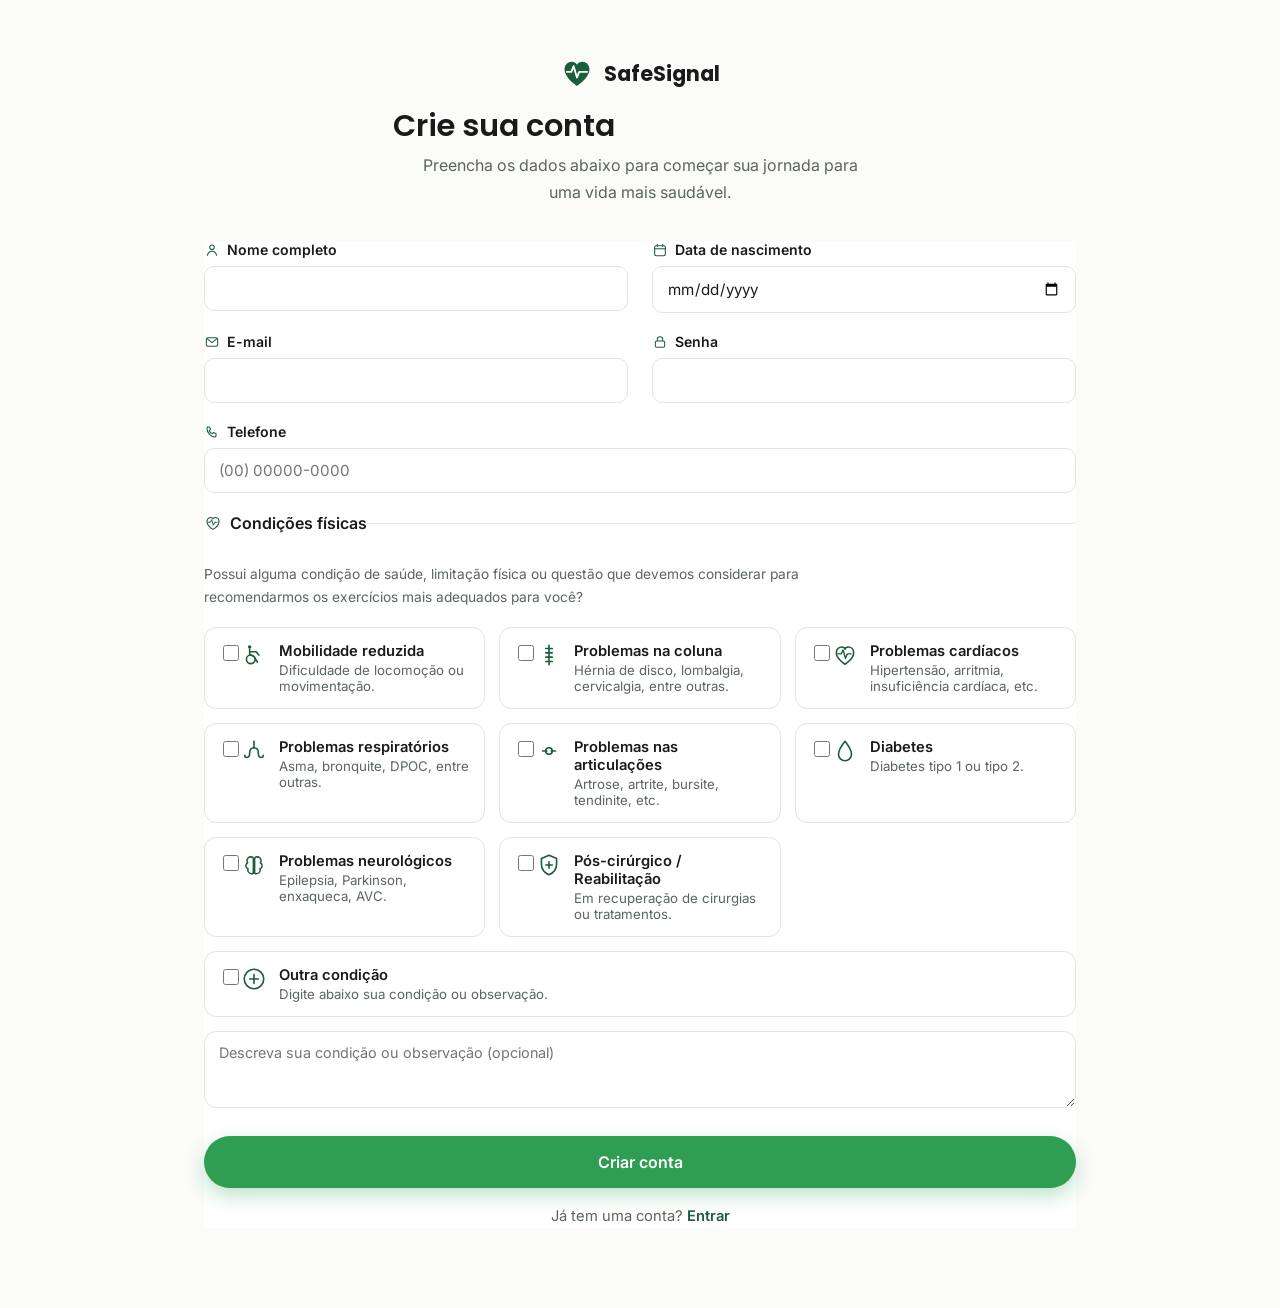
<file: cadastro.html>
<!DOCTYPE html>
<html lang="pt-BR">
<head>
<meta charset="UTF-8">
<meta name="viewport" content="width=device-width, initial-scale=1.0">
<title>Crie sua conta — SafeSignal</title>
<link rel="preconnect" href="https://fonts.googleapis.com">
<link rel="preconnect" href="https://fonts.gstatic.com" crossorigin>
<link href="https://fonts.googleapis.com/css2?family=Poppins:wght@400;500;600;700;800&family=Inter:wght@400;500;600&display=swap" rel="stylesheet">
<link rel="stylesheet" href="styles.css">
</head>
<body class="signup-page">

<main class="signup-wrap">
  <div class="container signup-container">

    <div class="signup-header">
      <a href="index.html" class="logo logo-center">
        <svg width="34" height="34" viewBox="0 0 30 30" fill="none"><path d="M15 26.5s-11-6.9-11-14.7C4 7.6 7 5 10.3 5c2.1 0 3.9 1.1 4.7 2.8C15.8 6.1 17.6 5 19.7 5 23 5 26 7.6 26 11.8 26 19.6 15 26.5 15 26.5z" fill="#1B5E3B"/><path d="M6 14h4l2-5 3 10 2-5h7" stroke="#fff" stroke-width="1.6" stroke-linecap="round" stroke-linejoin="round"/></svg>
        <span>SafeSignal</span>
      </a>
      <h1>Crie sua conta</h1>
      <p>Preencha os dados abaixo para começar sua jornada para uma vida mais saudável.</p>
    </div>

    <form class="signup-form" id="signupForm" novalidate>

      <div class="signup-row">
        <div class="field">
          <label for="fullName"><svg width="16" height="16" viewBox="0 0 24 24" fill="none"><circle cx="12" cy="8" r="3.4" stroke="#1B5E3B" stroke-width="1.6"/><path d="M5 20c1.2-3.8 4.2-6 7-6s5.8 2.2 7 6" stroke="#1B5E3B" stroke-width="1.6" stroke-linecap="round"/></svg> Nome completo</label>
          <input type="text" id="fullName" name="fullName" required>
        </div>
        <div class="field">
          <label for="birthDate"><svg width="16" height="16" viewBox="0 0 24 24" fill="none"><rect x="4" y="5.5" width="16" height="15" rx="2.5" stroke="#1B5E3B" stroke-width="1.6"/><path d="M4 10h16M8 3.5v3M16 3.5v3" stroke="#1B5E3B" stroke-width="1.6" stroke-linecap="round"/></svg> Data de nascimento</label>
          <input type="date" id="birthDate" name="birthDate" required>
        </div>
      </div>

      <div class="signup-row">
        <div class="field">
          <label for="email"><svg width="16" height="16" viewBox="0 0 24 24" fill="none"><rect x="3.5" y="5.5" width="17" height="13" rx="2.5" stroke="#1B5E3B" stroke-width="1.6"/><path d="M4.5 7l7.5 6 7.5-6" stroke="#1B5E3B" stroke-width="1.6" stroke-linecap="round" stroke-linejoin="round"/></svg> E-mail</label>
          <input type="email" id="email" name="email" required>
        </div>
        <div class="field">
          <label for="password"><svg width="16" height="16" viewBox="0 0 24 24" fill="none"><rect x="5" y="10.5" width="14" height="9.5" rx="2.2" stroke="#1B5E3B" stroke-width="1.6"/><path d="M8 10.5V8a4 4 0 0 1 8 0v2.5" stroke="#1B5E3B" stroke-width="1.6"/></svg> Senha</label>
          <input type="password" id="password" name="password" required minlength="6">
        </div>
      </div>

      <div class="signup-row single">
        <div class="field">
          <label for="phone"><svg width="16" height="16" viewBox="0 0 24 24" fill="none"><path d="M5 4.5h3.4l1.4 4-2 1.5c.9 2.1 2.6 3.8 4.7 4.7l1.5-2 4 1.4V17.5c0 1.1-.9 2-2 2C10.6 19.5 4.5 13.4 4.5 6.5c0-1.1.9-2 2-2z" stroke="#1B5E3B" stroke-width="1.6" stroke-linejoin="round"/></svg> Telefone</label>
          <input type="tel" id="phone" name="phone" placeholder="(00) 00000-0000">
        </div>
      </div>

      <fieldset class="conditions">
        <legend>
          <svg width="18" height="18" viewBox="0 0 24 24" fill="none"><path d="M12 20.5s-8-4.9-8-10.6C4 6.7 6.3 4.6 9 4.6c1.4 0 2.7.7 3 2 .3-1.3 1.6-2 3-2 2.7 0 5 2.1 5 5.3 0 5.7-8 10.6-8 10.6z" stroke="#1B5E3B" stroke-width="1.5" stroke-linejoin="round"/><path d="M5.5 11h3l1.7-3.6L12.5 15l1.6-4h3.4" stroke="#1B5E3B" stroke-width="1.3" stroke-linecap="round" stroke-linejoin="round"/></svg>
          Condições físicas
        </legend>
        <p class="conditions-hint">Possui alguma condição de saúde, limitação física ou questão que devemos considerar para recomendarmos os exercícios mais adequados para você?</p>

        <div class="conditions-grid">
          <label class="condition-card">
            <input type="checkbox" name="condicoes" value="mobilidade-reduzida">
            <svg width="26" height="26" viewBox="0 0 24 24" fill="none"><circle cx="9" cy="16" r="4" stroke="#1B5E3B" stroke-width="1.5"/><circle cx="8" cy="4.5" r="1.6" fill="#1B5E3B"/><path d="M8 6.5v5l4 2 3 5M8 9h6l2.5 3" stroke="#1B5E3B" stroke-width="1.5" stroke-linecap="round" stroke-linejoin="round"/></svg>
            <span><strong>Mobilidade reduzida</strong>Dificuldade de locomoção ou movimentação.</span>
          </label>

          <label class="condition-card">
            <input type="checkbox" name="condicoes" value="problemas-coluna">
            <svg width="26" height="26" viewBox="0 0 24 24" fill="none"><path d="M12 3v18M9 6h6M9 10h6M9 14h6M9 18h6" stroke="#1B5E3B" stroke-width="1.5" stroke-linecap="round"/></svg>
            <span><strong>Problemas na coluna</strong>Hérnia de disco, lombalgia, cervicalgia, entre outras.</span>
          </label>

          <label class="condition-card">
            <input type="checkbox" name="condicoes" value="problemas-cardiacos">
            <svg width="26" height="26" viewBox="0 0 24 24" fill="none"><path d="M12 20.5s-8-4.9-8-10.6C4 6.7 6.3 4.6 9 4.6c1.4 0 2.7.7 3 2 .3-1.3 1.6-2 3-2 2.7 0 5 2.1 5 5.3 0 5.7-8 10.6-8 10.6z" stroke="#1B5E3B" stroke-width="1.5" stroke-linejoin="round"/><path d="M5.5 11h3l1.7-3.6L12.5 15l1.6-4h3.4" stroke="#1B5E3B" stroke-width="1.3" stroke-linecap="round" stroke-linejoin="round"/></svg>
            <span><strong>Problemas cardíacos</strong>Hipertensão, arritmia, insuficiência cardíaca, etc.</span>
          </label>

          <label class="condition-card">
            <input type="checkbox" name="condicoes" value="problemas-respiratorios">
            <svg width="26" height="26" viewBox="0 0 24 24" fill="none"><path d="M12 3v6" stroke="#1B5E3B" stroke-width="1.5" stroke-linecap="round"/><path d="M12 9c-1.5 0-4 1-4 5 0 3-1.5 4-3 4-1 0-1.5-1-1.5-2" stroke="#1B5E3B" stroke-width="1.5" stroke-linecap="round"/><path d="M12 9c1.5 0 4 1 4 5 0 3 1.5 4 3 4 1 0 1.5-1 1.5-2" stroke="#1B5E3B" stroke-width="1.5" stroke-linecap="round"/></svg>
            <span><strong>Problemas respiratórios</strong>Asma, bronquite, DPOC, entre outras.</span>
          </label>

          <label class="condition-card">
            <input type="checkbox" name="condicoes" value="problemas-articulacoes">
            <svg width="26" height="26" viewBox="0 0 24 24" fill="none"><path d="M6 12h4M14 12h4" stroke="#1B5E3B" stroke-width="1.5" stroke-linecap="round"/><circle cx="12" cy="12" r="3" stroke="#1B5E3B" stroke-width="1.5"/></svg>
            <span><strong>Problemas nas articulações</strong>Artrose, artrite, bursite, tendinite, etc.</span>
          </label>

          <label class="condition-card">
            <input type="checkbox" name="condicoes" value="diabetes">
            <svg width="26" height="26" viewBox="0 0 24 24" fill="none"><path d="M12 3s6 7.5 6 12a6 6 0 0 1-12 0c0-4.5 6-12 6-12z" stroke="#1B5E3B" stroke-width="1.5" stroke-linejoin="round"/></svg>
            <span><strong>Diabetes</strong>Diabetes tipo 1 ou tipo 2.</span>
          </label>

          <label class="condition-card">
            <input type="checkbox" name="condicoes" value="problemas-neurologicos">
            <svg width="26" height="26" viewBox="0 0 24 24" fill="none"><path d="M9 4.5c-2 0-3.5 1.6-3.5 3.4 0 .8.3 1.5.7 2-1 .5-1.7 1.5-1.7 2.7 0 1.3.8 2.4 2 2.8-.1.3-.2.7-.2 1.1 0 1.9 1.6 3.5 3.5 3.5.6 0 1.1-.1 1.6-.4V6.3c0-1-.9-1.8-2-1.8z" stroke="#1B5E3B" stroke-width="1.4" stroke-linejoin="round"/><path d="M15 4.5c2 0 3.5 1.6 3.5 3.4 0 .8-.3 1.5-.7 2 1 .5 1.7 1.5 1.7 2.7 0 1.3-.8 2.4-2 2.8.1.3.2.7.2 1.1 0 1.9-1.6 3.5-3.5 3.5-.6 0-1.1-.1-1.6-.4V6.3c0-1 .9-1.8 2-1.8z" stroke="#1B5E3B" stroke-width="1.4" stroke-linejoin="round"/></svg>
            <span><strong>Problemas neurológicos</strong>Epilepsia, Parkinson, enxaqueca, AVC.</span>
          </label>

          <label class="condition-card">
            <input type="checkbox" name="condicoes" value="pos-cirurgico">
            <svg width="26" height="26" viewBox="0 0 24 24" fill="none"><path d="M12 3l7 3v5c0 5-3.4 8.4-7 10-3.6-1.6-7-5-7-10V6l7-3z" stroke="#1B5E3B" stroke-width="1.5" stroke-linejoin="round"/><path d="M9 12h6M12 9v6" stroke="#1B5E3B" stroke-width="1.5" stroke-linecap="round"/></svg>
            <span><strong>Pós-cirúrgico / Reabilitação</strong>Em recuperação de cirurgias ou tratamentos.</span>
          </label>

          <label class="condition-card condition-other">
            <input type="checkbox" id="otherConditionCheck" name="condicoes" value="outra">
            <svg width="26" height="26" viewBox="0 0 24 24" fill="none"><circle cx="12" cy="12" r="9" stroke="#1B5E3B" stroke-width="1.5"/><path d="M12 8v8M8 12h8" stroke="#1B5E3B" stroke-width="1.5" stroke-linecap="round"/></svg>
            <span><strong>Outra condição</strong>Digite abaixo sua condição ou observação.</span>
          </label>
        </div>

        <textarea id="otherConditionText" name="outraCondicao" placeholder="Descreva sua condição ou observação (opcional)" rows="3"></textarea>
      </fieldset>

      <button type="submit" class="btn btn-primary btn-block btn-lg">Criar conta</button>
      <p class="signup-login-link">Já tem uma conta? <a href="index.html#login">Entrar</a></p>
    </form>

  </div>
</main>

<div class="toast" id="toast"></div>

<script src="script.js"></script>
</body>
</html>
</file>
<file: styles.css>
:root{
  --green-dark:#1B5E3B;
  --green-darker:#154A2F;
  --green:#2F9E52;
  --green-light:#EAF6EE;
  --gray-bg:#F5F5F5;
  --text:#1A1A1A;
  --text-muted:#5B6560;
  --white:#ffffff;
  --radius:16px;
  --radius-pill:999px;
  --shadow:0 10px 30px rgba(15,45,30,.08);
  --container:1240px;
}

*{box-sizing:border-box;}
html{scroll-behavior:smooth;}
body{
  margin:0;
  font-family:'Inter',sans-serif;
  color:var(--text);
  background:var(--white);
  -webkit-font-smoothing:antialiased;
}
h1,h2,h3,.logo span{font-family:'Poppins',sans-serif;}
h1,h2,h3{margin:0 0 .5em 0;line-height:1.2;font-weight:600;}
p{margin:0 0 1em 0;color:var(--text-muted);line-height:1.65;}
a{color:inherit;text-decoration:none;}
img{max-width:100%;display:block;}
ul{list-style:none;margin:0;padding:0;}
button{font-family:inherit;cursor:pointer;}
:focus-visible{outline:3px solid #8fd6ab;outline-offset:2px;}

.container{
  width:100%;
  max-width:var(--container);
  margin:0 auto;
  padding:0 24px;
}

/* ---------- Buttons ---------- */
.btn{
  display:inline-flex;
  align-items:center;
  justify-content:center;
  gap:8px;
  padding:14px 28px;
  border-radius:var(--radius-pill);
  font-weight:600;
  font-size:.95rem;
  border:none;
  transition:transform .15s ease, box-shadow .15s ease, background .15s ease;
  white-space:nowrap;
}
.btn:hover{transform:translateY(-2px);}
.btn-primary{background:var(--green);color:#fff;box-shadow:0 8px 20px rgba(47,158,82,.3);}
.btn-primary:hover{background:#288b47;}
.btn-block{width:100%;}
.btn-white-pill{background:#fff;color:var(--green-dark);}
.btn-white-pill:hover{background:#eafaf0;}
.btn-outline-pill{
  background:transparent;
  border:1.5px solid rgba(255,255,255,.7);
  color:#fff;
  padding:10px 20px;
}
.btn-outline-pill:hover{background:rgba(255,255,255,.12);}
.arrow{display:inline-block;transition:transform .15s ease;}
.btn:hover .arrow{transform:translateX(3px);}

.eyebrow{
  color:var(--green);
  font-weight:600;
  font-size:.95rem;
  margin-bottom:8px;
}
.center{text-align:center;margin-left:auto;margin-right:auto;}

/* ---------- Header ---------- */
.site-header{
  background:var(--green-dark);
  position:sticky;
  top:0;
  z-index:100;
}
.header-inner{
  display:flex;
  align-items:center;
  justify-content:space-between;
  gap:24px;
  height:76px;
}
.logo{display:flex;align-items:center;gap:10px;color:#fff;font-weight:700;font-size:1.2rem;flex-shrink:0;}
.main-nav{display:flex;align-items:center;gap:32px;margin-left:8px;}
.main-nav a{color:rgba(255,255,255,.85);font-weight:500;font-size:.95rem;padding:6px 0;border-bottom:2px solid transparent;}
.main-nav a:hover,.main-nav a.active{color:#fff;border-bottom-color:#fff;}
.header-login{margin-left:auto;flex-shrink:0;}
.menu-toggle{
  display:none;
  background:none;border:none;
  flex-direction:column;gap:5px;
  padding:6px;
}
.menu-toggle span{width:24px;height:2px;background:#fff;display:block;border-radius:2px;}

/* ---------- Hero ---------- */
.hero{padding:64px 0 40px;}
.hero-grid{
  display:grid;
  grid-template-columns:1.05fr .95fr;
  gap:48px;
  align-items:center;
}
.hero-text{max-width:520px;}
h1{font-size:2.6rem;max-width:600px;}
.text-accent{color:var(--green);}
.hero-features{
  display:grid;
  grid-template-columns:repeat(3,1fr);
  gap:24px;
  margin:32px 0 32px;
}
.hero-feature h3{font-size:1.02rem;margin:10px 0 6px;}
.hero-feature p{font-size:.86rem;margin:0;}
.hero-media{position:relative;}
.hero-media-blob{
  position:absolute;
  inset:0;
  background:var(--green-light);
  border-radius:50% 50% 4% 50%/50% 50% 50% 4%;
  transform:scale(1.05);
  z-index:0;
}
.hero-img{
  position:relative;
  z-index:1;
  border-radius:50% 50% 4% 50%/50% 50% 50% 4%;
  width:100%;
  aspect-ratio:4/4.6;
  object-fit:cover;
}

/* ---------- Programs ---------- */
.programs{background:var(--gray-bg);padding:80px 0;}
.programs-grid{
  display:grid;
  grid-template-columns:.9fr 1.1fr;
  gap:56px;
  align-items:center;
}
.programs-media img{border-radius:var(--radius);width:100%;height:460px;object-fit:cover;box-shadow:var(--shadow);}
.programs-copy h2{font-size:2rem;max-width:480px;}
.check-list{margin:28px 0 24px;}
.check-list li{
  display:flex;align-items:center;gap:12px;
  padding:9px 0;
  font-size:1.02rem;
  color:var(--text);
}
.check{
  width:24px;height:24px;flex-shrink:0;
  border-radius:50%;
  background:var(--green);
  color:#fff;
  display:flex;align-items:center;justify-content:center;
  font-size:.75rem;font-weight:700;
}
.carousel-controls{display:flex;align-items:center;gap:18px;}
.carousel-controls button{
  width:38px;height:38px;border-radius:50%;
  border:1.5px solid #d6dcd8;
  background:#fff;
  font-size:1.2rem;color:var(--green-dark);
  display:flex;align-items:center;justify-content:center;
}
.carousel-controls button:hover{background:var(--green);color:#fff;border-color:var(--green);}
#carouselCount{color:var(--text-muted);font-weight:500;font-size:.9rem;}

/* ---------- CTA strip ---------- */
.cta-strip{background:var(--green-dark);padding:36px 0;}
.cta-strip-inner{
  display:flex;align-items:center;justify-content:space-between;gap:24px;flex-wrap:wrap;
}
.cta-strip-text{display:flex;align-items:center;gap:18px;}
.cta-strip-text p{color:rgba(255,255,255,.85);margin:0 0 2px;font-size:.9rem;}
.cta-strip-text h2{color:#fff;margin:0;font-size:1.5rem;}

/* ---------- Why ---------- */
.why{padding:90px 0;}
.why h2{font-size:2rem;max-width:600px;margin:0 auto 48px;}
.why-grid{
  display:grid;
  grid-template-columns:repeat(4,1fr);
}
.why-item{
  padding:0 28px;
  text-align:center;
  border-left:1px solid #e4e8e5;
}
.why-item:first-child{border-left:none;}
.why-item h3{font-size:1.05rem;margin:16px 0 10px;}
.why-item p{font-size:.9rem;}

/* ---------- Dark strip ---------- */
.dark-strip{background:var(--green-dark);padding:56px 0;}
.dark-strip-inner{display:flex;align-items:center;gap:40px;}
.dark-strip-left{display:flex;align-items:center;gap:18px;flex:1;min-width:280px;}
.dark-strip-left h2{color:#fff;margin:0;font-size:1.7rem;max-width:360px;}
.dark-strip-divider{width:1px;align-self:stretch;background:rgba(255,255,255,.25);}
.dark-strip-right{flex:1;min-width:280px;display:flex;flex-direction:column;gap:18px;align-items:flex-start;}
.dark-strip-right p{color:rgba(255,255,255,.85);margin:0;}

/* ---------- About / Quem somos ---------- */
.about{padding:90px 0;}
.about-grid{
  display:grid;
  grid-template-columns:1.1fr .9fr;
  gap:56px;
  align-items:center;
}
.about h2{font-size:2rem;}
.mission-vision{
  display:grid;
  grid-template-columns:1fr 1fr;
  gap:28px;
  margin:28px 0 32px;
  padding-top:24px;
  border-top:1px solid #e4e8e5;
}
.mission-vision h3{font-size:1.02rem;margin:12px 0 6px;}
.mission-vision p{font-size:.86rem;}
.stats{
  display:grid;
  grid-template-columns:repeat(4,1fr);
  gap:20px;
}
.stat{display:flex;align-items:center;gap:10px;}
.stat strong{display:block;font-size:1.3rem;font-family:'Poppins',sans-serif;}
.stat span{display:block;font-size:.78rem;color:var(--text-muted);}
.about-media img{border-radius:var(--radius);width:100%;height:520px;object-fit:cover;box-shadow:var(--shadow);}

/* ---------- Footer ---------- */
.site-footer{background:var(--green-darker);color:rgba(255,255,255,.85);padding:64px 0 0;}
.footer-grid{
  display:grid;
  grid-template-columns:1.3fr .8fr .8fr 1.2fr;
  gap:40px;
  padding-bottom:48px;
  border-bottom:1px solid rgba(255,255,255,.12);
}
.logo-light span{color:#fff;}
.footer-brand p{color:rgba(255,255,255,.65);font-size:.9rem;margin-top:14px;}
.footer-col h4,.footer-login h4{color:#fff;font-family:'Poppins',sans-serif;font-size:1.05rem;margin-bottom:16px;}
.footer-col{display:flex;flex-direction:column;gap:12px;}
.footer-col a{color:rgba(255,255,255,.7);font-size:.92rem;}
.footer-col a:hover{color:#fff;}
.footer-login p{color:rgba(255,255,255,.7);font-size:.88rem;margin:0 0 16px;}
.footer-login form{display:flex;flex-direction:column;gap:12px;}
.footer-login input{
  border:none;border-radius:var(--radius-pill);
  padding:13px 20px;
  font-size:.92rem;
  font-family:inherit;
  background:#fff;
  color:var(--text);
}
.footer-login input::placeholder{color:#8a938e;}
.footer-signup{text-align:center;margin:4px 0 0;font-size:.86rem;color:rgba(255,255,255,.7);}
.footer-signup a{color:#fff;font-weight:600;text-decoration:underline;}
.footer-bottom{padding:20px 24px;text-align:center;}
.footer-bottom p{color:rgba(255,255,255,.55);font-size:.82rem;margin:0;}

/* ---------- Modal ---------- */
.modal-overlay{
  position:fixed;inset:0;
  background:rgba(15,30,22,.55);
  display:flex;align-items:center;justify-content:center;
  padding:20px;
  opacity:0;pointer-events:none;
  transition:opacity .2s ease;
  z-index:1000;
}
.modal-overlay.open{opacity:1;pointer-events:auto;}
.modal{
  background:#fff;
  border-radius:var(--radius);
  padding:36px;
  width:100%;max-width:400px;
  position:relative;
  transform:translateY(12px);
  transition:transform .2s ease;
  box-shadow:0 20px 60px rgba(0,0,0,.25);
}
.modal-overlay.open .modal{transform:translateY(0);}
.modal-close{
  position:absolute;top:16px;right:16px;
  width:32px;height:32px;border-radius:50%;
  border:none;background:var(--gray-bg);
  font-size:1.3rem;line-height:1;color:var(--text);
}
.modal h2{font-size:1.4rem;}
.modal-subtitle{margin-bottom:20px;font-size:.9rem;}
.modal form{display:flex;flex-direction:column;gap:14px;}
.modal label{font-size:.82rem;font-weight:600;margin-bottom:-8px;}
.modal input{
  border:1.5px solid #e0e4e1;
  border-radius:12px;
  padding:12px 16px;
  font-size:.95rem;
  font-family:inherit;
}
.modal input:focus{border-color:var(--green);}
.modal-signup{text-align:center;margin:16px 0 0;font-size:.88rem;}
.modal-signup a{color:var(--green-dark);font-weight:600;}

/* ---------- Toast ---------- */
.toast{
  position:fixed;bottom:24px;left:50%;
  transform:translateX(-50%) translateY(20px);
  background:var(--green-dark);color:#fff;
  padding:14px 24px;border-radius:var(--radius-pill);
  font-size:.9rem;
  opacity:0;pointer-events:none;
  transition:opacity .25s ease, transform .25s ease;
  z-index:1200;
  box-shadow:var(--shadow);
}
.toast.show{opacity:1;transform:translateX(-50%) translateY(0);}

/* ---------- Responsive ---------- */
@media (max-width:980px){
  .hero-grid,.programs-grid,.about-grid{grid-template-columns:1fr;}
  .programs-media{order:-1;}
  .why-grid{grid-template-columns:repeat(2,1fr);row-gap:36px;}
  .why-item{border-left:none;border-top:1px solid #e4e8e5;padding:28px 12px 0;}
  .why-item:first-child{border-top:none;padding-top:0;}
  .stats{grid-template-columns:repeat(2,1fr);row-gap:20px;}
  .footer-grid{grid-template-columns:1fr 1fr;}
  h1{font-size:2.1rem;}
}
@media (max-width:760px){
  .main-nav{
    position:fixed;top:76px;left:0;right:0;
    background:var(--green-dark);
    flex-direction:column;
    align-items:flex-start;
    gap:0;
    padding:8px 24px 16px;
    transform:translateY(-8px);
    opacity:0;pointer-events:none;
    transition:opacity .2s ease, transform .2s ease;
  }
  .main-nav.open{opacity:1;pointer-events:auto;transform:translateY(0);}
  .main-nav a{width:100%;padding:12px 0;border-bottom:1px solid rgba(255,255,255,.12);}
  .menu-toggle{display:flex;}
  .header-login span{display:none;}
  .header-login{padding:10px;}
  .hero-features{grid-template-columns:1fr;}
  .why-grid{grid-template-columns:1fr;}
  .why-item{padding:24px 0 0;}
  .dark-strip-inner{flex-direction:column;align-items:flex-start;}
  .dark-strip-divider{display:none;}
  .footer-grid{grid-template-columns:1fr;}
  .stats{grid-template-columns:1fr 1fr;}
  h1{font-size:1.8rem;}
}

:root{
  --green-dark:#1B5E3B;
  --green-darker:#154A2F;
  --green:#2F9E52;
  --green-light:#EAF6EE;
  --gray-bg:#F5F5F5;
  --text:#1A1A1A;
  --text-muted:#5B6560;
  --white:#ffffff;
  --radius:16px;
  --radius-pill:999px;
  --shadow:0 10px 30px rgba(15,45,30,.08);
  --container:1240px;
}

*{box-sizing:border-box;}
html{scroll-behavior:smooth;}
body{
  margin:0;
  font-family:'Inter',sans-serif;
  color:var(--text);
  background:var(--white);
  -webkit-font-smoothing:antialiased;
}
h1,h2,h3,.logo span{font-family:'Poppins',sans-serif;}
h1,h2,h3{margin:0 0 .5em 0;line-height:1.2;font-weight:600;}
p{margin:0 0 1em 0;color:var(--text-muted);line-height:1.65;}
a{color:inherit;text-decoration:none;}
img{max-width:100%;display:block;}
ul{list-style:none;margin:0;padding:0;}
button{font-family:inherit;cursor:pointer;}
:focus-visible{outline:3px solid #8fd6ab;outline-offset:2px;}

.container{
  width:100%;
  max-width:var(--container);
  margin:0 auto;
  padding:0 24px;
}

/* ---------- Buttons ---------- */
.btn{
  display:inline-flex;
  align-items:center;
  justify-content:center;
  gap:8px;
  padding:14px 28px;
  border-radius:var(--radius-pill);
  font-weight:600;
  font-size:.95rem;
  border:none;
  transition:transform .15s ease, box-shadow .15s ease, background .15s ease;
  white-space:nowrap;
}
.btn:hover{transform:translateY(-2px);}
.btn-primary{background:var(--green);color:#fff;box-shadow:0 8px 20px rgba(47,158,82,.3);}
.btn-primary:hover{background:#288b47;}
.btn-block{width:100%;}
.btn-white-pill{background:#fff;color:var(--green-dark);}
.btn-white-pill:hover{background:#eafaf0;}
.btn-outline-pill{
  background:transparent;
  border:1.5px solid rgba(255,255,255,.7);
  color:#fff;
  padding:10px 20px;
}
.btn-outline-pill:hover{background:rgba(255,255,255,.12);}
.arrow{display:inline-block;transition:transform .15s ease;}
.btn:hover .arrow{transform:translateX(3px);}

.eyebrow{
  color:var(--green);
  font-weight:600;
  font-size:.95rem;
  margin-bottom:8px;
}
.center{text-align:center;margin-left:auto;margin-right:auto;}

/* ---------- Header ---------- */
.site-header{
  background:var(--green-dark);
  position:sticky;
  top:0;
  z-index:100;
}
.header-inner{
  display:flex;
  align-items:center;
  justify-content:space-between;
  gap:24px;
  height:76px;
}
.logo{display:flex;align-items:center;gap:10px;color:#fff;font-weight:700;font-size:1.2rem;flex-shrink:0;}
.main-nav{display:flex;align-items:center;gap:32px;margin-left:8px;}
.main-nav a{color:rgba(255,255,255,.85);font-weight:500;font-size:.95rem;padding:6px 0;border-bottom:2px solid transparent;}
.main-nav a:hover,.main-nav a.active{color:#fff;border-bottom-color:#fff;}
.header-login{margin-left:auto;flex-shrink:0;}
.menu-toggle{
  display:none;
  background:none;border:none;
  flex-direction:column;gap:5px;
  padding:6px;
}
.menu-toggle span{width:24px;height:2px;background:#fff;display:block;border-radius:2px;}

/* ---------- Hero ---------- */
.hero{padding:64px 0 40px;}
.hero-grid{
  display:grid;
  grid-template-columns:1.05fr .95fr;
  gap:48px;
  align-items:center;
}
.hero-text{max-width:520px;}
h1{font-size:2.6rem;max-width:600px;}
.text-accent{color:var(--green);}
.hero-features{
  display:grid;
  grid-template-columns:repeat(3,1fr);
  gap:24px;
  margin:32px 0 32px;
}
.hero-feature h3{font-size:1.02rem;margin:10px 0 6px;}
.hero-feature p{font-size:.86rem;margin:0;}
.hero-media{position:relative;}
.hero-media-blob{
  position:absolute;
  inset:0;
  background:var(--green-light);
  border-radius:50% 50% 4% 50%/50% 50% 50% 4%;
  transform:scale(1.05);
  z-index:0;
}
.hero-img{
  position:relative;
  z-index:1;
  border-radius:50% 50% 4% 50%/50% 50% 50% 4%;
  width:100%;
  aspect-ratio:4/4.6;
  object-fit:cover;
}

/* ---------- Programs ---------- */
.programs{background:var(--gray-bg);padding:80px 0;}
.programs-grid{
  display:grid;
  grid-template-columns:.9fr 1.1fr;
  gap:56px;
  align-items:center;
}
.programs-media img{border-radius:var(--radius);width:100%;height:460px;object-fit:cover;box-shadow:var(--shadow);}
.programs-copy h2{font-size:2rem;max-width:480px;}
.check-list{margin:28px 0 24px;}
.check-list li{
  display:flex;align-items:center;gap:12px;
  padding:9px 0;
  font-size:1.02rem;
  color:var(--text);
}
.check{
  width:24px;height:24px;flex-shrink:0;
  border-radius:50%;
  background:var(--green);
  color:#fff;
  display:flex;align-items:center;justify-content:center;
  font-size:.75rem;font-weight:700;
}
.carousel-controls{display:flex;align-items:center;gap:18px;}
.carousel-controls button{
  width:38px;height:38px;border-radius:50%;
  border:1.5px solid #d6dcd8;
  background:#fff;
  font-size:1.2rem;color:var(--green-dark);
  display:flex;align-items:center;justify-content:center;
}
.carousel-controls button:hover{background:var(--green);color:#fff;border-color:var(--green);}
#carouselCount{color:var(--text-muted);font-weight:500;font-size:.9rem;}

/* ---------- CTA strip ---------- */
.cta-strip{background:var(--green-dark);padding:36px 0;}
.cta-strip-inner{
  display:flex;align-items:center;justify-content:space-between;gap:24px;flex-wrap:wrap;
}
.cta-strip-text{display:flex;align-items:center;gap:18px;}
.cta-strip-text p{color:rgba(255,255,255,.85);margin:0 0 2px;font-size:.9rem;}
.cta-strip-text h2{color:#fff;margin:0;font-size:1.5rem;}

/* ---------- Why ---------- */
.why{padding:90px 0;}
.why h2{font-size:2rem;max-width:600px;margin:0 auto 48px;}
.why-grid{
  display:grid;
  grid-template-columns:repeat(4,1fr);
}
.why-item{
  padding:0 28px;
  text-align:center;
  border-left:1px solid #e4e8e5;
}
.why-item:first-child{border-left:none;}
.why-item h3{font-size:1.05rem;margin:16px 0 10px;}
.why-item p{font-size:.9rem;}

/* ---------- Dark strip ---------- */
.dark-strip{background:var(--green-dark);padding:56px 0;}
.dark-strip-inner{display:flex;align-items:center;gap:40px;}
.dark-strip-left{display:flex;align-items:center;gap:18px;flex:1;min-width:280px;}
.dark-strip-left h2{color:#fff;margin:0;font-size:1.7rem;max-width:360px;}
.dark-strip-divider{width:1px;align-self:stretch;background:rgba(255,255,255,.25);}
.dark-strip-right{flex:1;min-width:280px;display:flex;flex-direction:column;gap:18px;align-items:flex-start;}
.dark-strip-right p{color:rgba(255,255,255,.85);margin:0;}

/* ---------- About / Quem somos ---------- */
.about{padding:90px 0;}
.about-grid{
  display:grid;
  grid-template-columns:1.1fr .9fr;
  gap:56px;
  align-items:center;
}
.about h2{font-size:2rem;}
.mission-vision{
  display:grid;
  grid-template-columns:1fr 1fr;
  gap:28px;
  margin:28px 0 32px;
  padding-top:24px;
  border-top:1px solid #e4e8e5;
}
.mission-vision h3{font-size:1.02rem;margin:12px 0 6px;}
.mission-vision p{font-size:.86rem;}
.stats{
  display:grid;
  grid-template-columns:repeat(4,1fr);
  gap:20px;
}
.stat{display:flex;align-items:center;gap:10px;}
.stat strong{display:block;font-size:1.3rem;font-family:'Poppins',sans-serif;}
.stat span{display:block;font-size:.78rem;color:var(--text-muted);}
.about-media img{border-radius:var(--radius);width:100%;height:520px;object-fit:cover;box-shadow:var(--shadow);}

/* ---------- Footer ---------- */
.site-footer{background:var(--green-darker);color:rgba(255,255,255,.85);padding:64px 0 0;}
.footer-grid{
  display:grid;
  grid-template-columns:1.3fr .8fr .8fr 1.2fr;
  gap:40px;
  padding-bottom:48px;
  border-bottom:1px solid rgba(255,255,255,.12);
}
.logo-light span{color:#fff;}
.footer-brand p{color:rgba(255,255,255,.65);font-size:.9rem;margin-top:14px;}
.footer-col h4,.footer-login h4{color:#fff;font-family:'Poppins',sans-serif;font-size:1.05rem;margin-bottom:16px;}
.footer-col{display:flex;flex-direction:column;gap:12px;}
.footer-col a{color:rgba(255,255,255,.7);font-size:.92rem;}
.footer-col a:hover{color:#fff;}
.footer-login p{color:rgba(255,255,255,.7);font-size:.88rem;margin:0 0 16px;}
.footer-login form{display:flex;flex-direction:column;gap:12px;}
.footer-login input{
  border:none;border-radius:var(--radius-pill);
  padding:13px 20px;
  font-size:.92rem;
  font-family:inherit;
  background:#fff;
  color:var(--text);
}
.footer-login input::placeholder{color:#8a938e;}
.footer-signup{text-align:center;margin:4px 0 0;font-size:.86rem;color:rgba(255,255,255,.7);}
.footer-signup a{color:#fff;font-weight:600;text-decoration:underline;}
.footer-bottom{padding:20px 24px;text-align:center;}
.footer-bottom p{color:rgba(255,255,255,.55);font-size:.82rem;margin:0;}

/* ---------- Modal ---------- */
.modal-overlay{
  position:fixed;inset:0;
  background:rgba(15,30,22,.55);
  display:flex;align-items:center;justify-content:center;
  padding:20px;
  opacity:0;pointer-events:none;
  transition:opacity .2s ease;
  z-index:1000;
}
.modal-overlay.open{opacity:1;pointer-events:auto;}
.modal{
  background:#fff;
  border-radius:var(--radius);
  padding:36px;
  width:100%;max-width:400px;
  position:relative;
  transform:translateY(12px);
  transition:transform .2s ease;
  box-shadow:0 20px 60px rgba(0,0,0,.25);
}
.modal-overlay.open .modal{transform:translateY(0);}
.modal-close{
  position:absolute;top:16px;right:16px;
  width:32px;height:32px;border-radius:50%;
  border:none;background:var(--gray-bg);
  font-size:1.3rem;line-height:1;color:var(--text);
}
.modal h2{font-size:1.4rem;}
.modal-subtitle{margin-bottom:20px;font-size:.9rem;}
.modal form{display:flex;flex-direction:column;gap:14px;}
.modal label{font-size:.82rem;font-weight:600;margin-bottom:-8px;}
.modal input{
  border:1.5px solid #e0e4e1;
  border-radius:12px;
  padding:12px 16px;
  font-size:.95rem;
  font-family:inherit;
}
.modal input:focus{border-color:var(--green);}
.modal-signup{text-align:center;margin:16px 0 0;font-size:.88rem;}
.modal-signup a{color:var(--green-dark);font-weight:600;}

/* ---------- Toast ---------- */
.toast{
  position:fixed;bottom:24px;left:50%;
  transform:translateX(-50%) translateY(20px);
  background:var(--green-dark);color:#fff;
  padding:14px 24px;border-radius:var(--radius-pill);
  font-size:.9rem;
  opacity:0;pointer-events:none;
  transition:opacity .25s ease, transform .25s ease;
  z-index:1200;
  box-shadow:var(--shadow);
}
.toast.show{opacity:1;transform:translateX(-50%) translateY(0);}

/* ---------- Eyebrow com ícone ---------- */
.eyebrow-icon{display:flex;align-items:center;gap:8px;}

/* ---------- Página de cadastro ---------- */
body.signup-page{background:#fbfbfa;}
.signup-wrap{padding:56px 0 80px;}
.signup-container{max-width:920px;}
.signup-header{text-align:center;margin-bottom:36px;}
.logo-center{justify-content:center;color:var(--text);margin-bottom:18px;}
.logo-center span{color:var(--text);font-size:1.3rem;}
.signup-header h1{font-size:1.9rem;margin-bottom:8px;}
.signup-header p{max-width:460px;margin:0 auto;}

.signup-form{background:#fff;}
.signup-row{
  display:grid;
  grid-template-columns:1fr 1fr;
  gap:24px;
  margin-bottom:20px;
}
.signup-row.single{grid-template-columns:1fr;}
.field label{
  display:flex;align-items:center;gap:7px;
  font-size:.88rem;font-weight:600;margin-bottom:8px;
}
.field input{
  width:100%;
  border:1.5px solid #e0e4e1;
  border-radius:10px;
  padding:12px 14px;
  font-size:.95rem;
  font-family:inherit;
  color:var(--text);
}
.field input:focus{border-color:var(--green);}

.conditions{border:none;padding:24px 0 0;margin:12px 0 24px;border-top:1px solid #e4e8e5;}
.conditions legend{
  display:flex;align-items:center;gap:8px;
  font-weight:600;font-size:1rem;padding:0;
  margin-bottom:6px;
}
.conditions-hint{font-size:.86rem;max-width:640px;margin-bottom:18px;}
.conditions-grid{
  display:grid;
  grid-template-columns:repeat(3,1fr);
  gap:14px;
}
.condition-card{
  position:relative;
  display:flex;
  gap:12px;
  align-items:flex-start;
  border:1.5px solid #e0e4e1;
  border-radius:12px;
  padding:14px;
  cursor:pointer;
  transition:border-color .15s ease, background .15s ease;
}
.condition-card:hover{border-color:#bcd8c7;}
.condition-card input{
  position:absolute;
  top:14px;left:14px;
  width:16px;height:16px;
  accent-color:var(--green);
}
.condition-card svg{flex-shrink:0;margin-left:22px;}
.condition-card span{display:flex;flex-direction:column;gap:2px;font-size:.83rem;color:var(--text-muted);}
.condition-card span strong{color:var(--text);font-size:.92rem;font-weight:600;}
.condition-card:has(input:checked),
.condition-card.is-checked{border-color:var(--green);background:var(--green-light);}
.condition-other{grid-column:1 / -1;}

.conditions textarea{
  width:100%;
  margin-top:14px;
  border:1.5px solid #e0e4e1;
  border-radius:12px;
  padding:12px 14px;
  font-family:inherit;
  font-size:.9rem;
  resize:vertical;
  color:var(--text);
}
.conditions textarea:focus{border-color:var(--green);}

.btn-lg{padding:16px 28px;font-size:1rem;}
.signup-login-link{text-align:center;margin:16px 0 0;font-size:.92rem;}
.signup-login-link a{color:var(--green-dark);font-weight:600;}

/* ---------- Planos (pricing) ---------- */
.plans-hero{padding:64px 0 48px;}
.plans-hero .hero-copy{max-width:560px;}
.pricing{padding:0 0 90px;}
.pricing-grid{
  display:grid;
  grid-template-columns:repeat(3,1fr);
  gap:28px;
  align-items:stretch;
}
.pricing-card{
  position:relative;
  border:1.5px solid #e0e4e1;
  border-radius:var(--radius);
  padding:36px 28px;
  text-align:center;
  display:flex;
  flex-direction:column;
  align-items:center;
  gap:6px;
}
.pricing-card-highlight{
  border-color:var(--green);
  background:var(--green-light);
}
.pricing-badge{
  position:absolute;top:-13px;left:50%;transform:translateX(-50%);
  background:var(--green);color:#fff;
  font-size:.75rem;font-weight:600;
  padding:5px 14px;border-radius:var(--radius-pill);
}
.pricing-card h3{font-size:1.2rem;margin:14px 0 2px;}
.pricing-card .price{
  font-family:'Poppins',sans-serif;
  font-size:2rem;font-weight:700;color:var(--green-dark);
  margin:0 0 28px;
}
.pricing-card .currency{font-size:1.1rem;font-weight:600;vertical-align:top;}
.pricing-card .period{font-size:.95rem;color:var(--text-muted);font-weight:500;}
.pricing-card .btn{margin-top:auto;width:100%;}

/* ---------- Roupas esportivas ---------- */
.apparel{background:var(--green-light);padding:70px 0;}
.apparel-header{text-align:center;max-width:680px;margin:0 auto 40px;}
.apparel-header .eyebrow-icon{justify-content:center;}
.apparel-header h2{font-size:1.9rem;margin:6px 0 10px;}
.apparel-grid{
  display:grid;
  grid-template-columns:repeat(4,1fr);
  gap:22px;
}
.product-card{
  background:#fff;
  border-radius:var(--radius);
  padding:20px;
  text-align:left;
  box-shadow:var(--shadow);
}
.garment-thumb{
  background:var(--gray-bg);
  border-radius:12px;
  padding:16px;
  margin-bottom:14px;
}
.garment-thumb svg{width:100%;height:140px;display:block;}
.garment-thumb .body{fill:#161616;}
.garment-thumb .sleeve{fill:#161616;}
.garment-thumb .trim{fill:var(--green);}
.garment-thumb .logo-heart{fill:#fff;}
.garment-thumb .logo-pulse{stroke:#fff;stroke-width:2.2;fill:none;stroke-linecap:round;stroke-linejoin:round;}
.product-card h3{font-size:.98rem;margin:0 0 8px;min-height:44px;}
.product-card .price{
  font-family:'Poppins',sans-serif;
  font-weight:700;font-size:1.3rem;
  color:var(--green-dark);
  margin:0 0 16px;
}
.product-card .price .currency{font-size:.85rem;font-weight:600;vertical-align:top;}
.apparel-features{
  display:grid;
  grid-template-columns:repeat(4,1fr);
  gap:16px;
  margin-top:44px;
  padding-top:32px;
  border-top:1px solid rgba(27,94,59,.15);
  text-align:center;
}
.apparel-features span{font-weight:600;color:var(--green-dark);font-size:.95rem;}

/* ---------- Responsive ---------- */
@media (max-width:980px){
  .hero-grid,.programs-grid,.about-grid{grid-template-columns:1fr;}
  .programs-media{order:-1;}
  .why-grid{grid-template-columns:repeat(2,1fr);row-gap:36px;}
  .why-item{border-left:none;border-top:1px solid #e4e8e5;padding:28px 12px 0;}
  .why-item:first-child{border-top:none;padding-top:0;}
  .stats{grid-template-columns:repeat(2,1fr);row-gap:20px;}
  .footer-grid{grid-template-columns:1fr 1fr;}
  .pricing-grid{grid-template-columns:1fr;max-width:420px;margin:0 auto;}
  .apparel-grid{grid-template-columns:1fr 1fr;}
  .apparel-features{grid-template-columns:1fr 1fr;row-gap:14px;}
  .conditions-grid{grid-template-columns:1fr 1fr;}
  h1{font-size:2.1rem;}
}
@media (max-width:760px){
  .main-nav{
    position:fixed;top:76px;left:0;right:0;
    background:var(--green-dark);
    flex-direction:column;
    align-items:flex-start;
    gap:0;
    padding:8px 24px 16px;
    transform:translateY(-8px);
    opacity:0;pointer-events:none;
    transition:opacity .2s ease, transform .2s ease;
  }
  .main-nav.open{opacity:1;pointer-events:auto;transform:translateY(0);}
  .main-nav a{width:100%;padding:12px 0;border-bottom:1px solid rgba(255,255,255,.12);}
  .menu-toggle{display:flex;}
  .header-login span{display:none;}
  .header-login{padding:10px;}
  .hero-features{grid-template-columns:1fr;}
  .why-grid{grid-template-columns:1fr;}
  .why-item{padding:24px 0 0;}
  .dark-strip-inner{flex-direction:column;align-items:flex-start;}
  .dark-strip-divider{display:none;}
  .footer-grid{grid-template-columns:1fr;}
  .stats{grid-template-columns:1fr 1fr;}
  .signup-row{grid-template-columns:1fr;}
  .conditions-grid{grid-template-columns:1fr;}
  .apparel-grid{grid-template-columns:1fr;}
  .apparel-features{grid-template-columns:1fr 1fr;}
  h1{font-size:1.8rem;}
}
</file>
